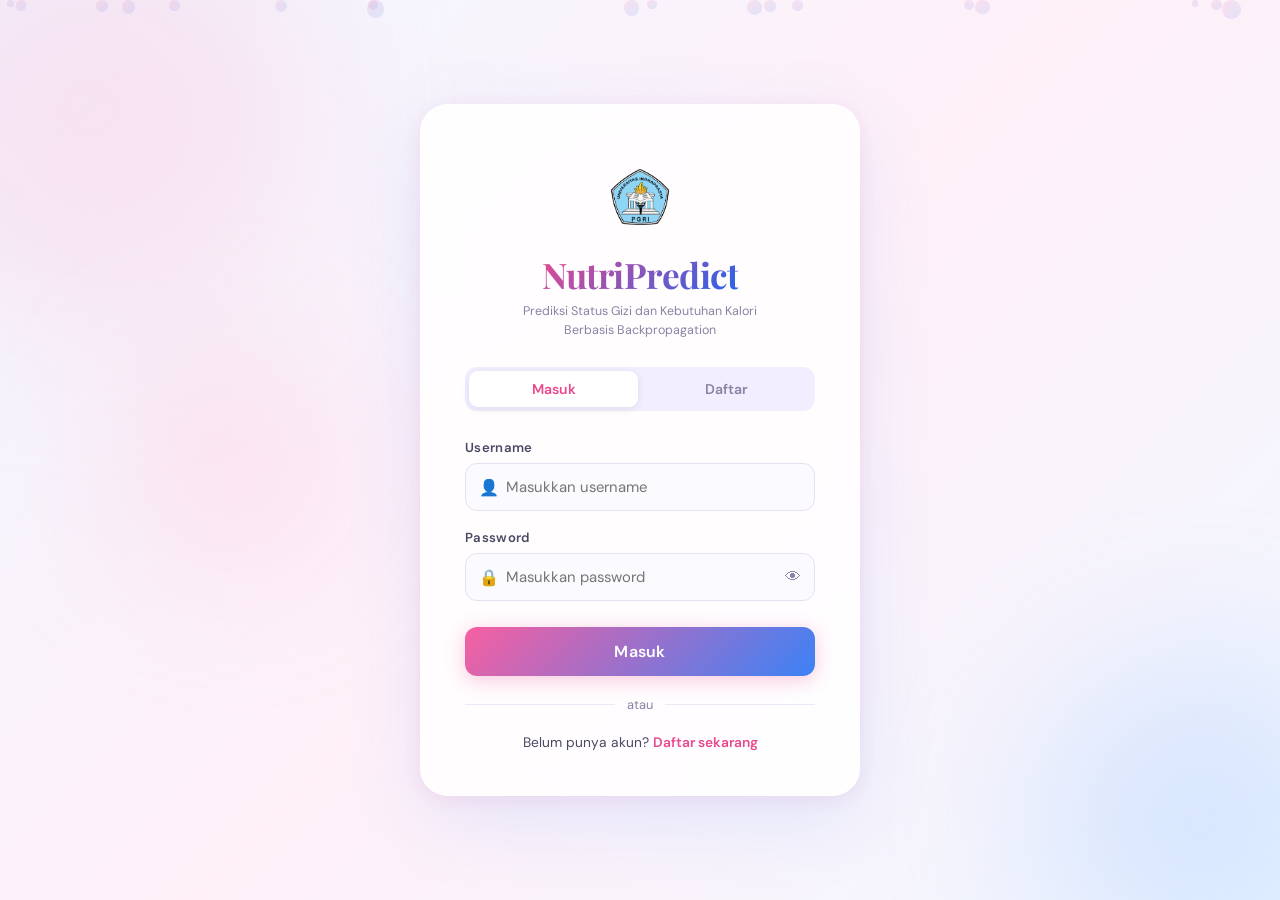
<file: index.html>
<!DOCTYPE html>
<html lang="id">
<head>
  <meta charset="UTF-8" />
  <meta name="viewport" content="width=device-width, initial-scale=1.0" />
  <title>NutriPredict — Login</title>
  <link rel="preconnect" href="https://fonts.googleapis.com">
  <link href="https://fonts.googleapis.com/css2?family=Playfair+Display:wght@600;700&family=DM+Sans:wght@300;400;500;600&display=swap" rel="stylesheet">
  <link rel="stylesheet" href="auth.css">
</head>
<body>

<div class="blob blob-1"></div>
<div class="blob blob-2"></div>
<div class="blob blob-3"></div>
<div class="particles" id="particles"></div>

<div class="card">
  <div class="logo-wrap">
    <img src="assets/logo_unindra.png" alt="Logo Universitas Indraprasta PGRI" />
    <div class="brand-name">NutriPredict</div>
    <div class="tagline">Prediksi Status Gizi dan Kebutuhan Kalori Berbasis Backpropagation</div>
  </div>

  <div class="tabs">
    <button class="tab-btn active" onclick="showTab('login')">Masuk</button>
    <button class="tab-btn" onclick="showTab('register')">Daftar</button>
  </div>

  <!-- LOGIN -->
  <div id="login-form">
    <div id="login-alert" class="alert"></div>
    <div class="field">
      <label>Username</label>
      <div class="input-wrap">
        <span class="icon">👤</span>
        <input type="text" id="login-username" placeholder="Masukkan username" autocomplete="username" />
      </div>
    </div>
    <div class="field">
      <label>Password</label>
      <div class="input-wrap">
        <span class="icon">🔒</span>
        <input type="password" id="login-password" placeholder="Masukkan password" autocomplete="current-password" />
        <button class="toggle-pw" onclick="togglePw('login-password', this)">👁</button>
      </div>
    </div>
    <button class="btn-primary" onclick="doLogin()">Masuk</button>
    <div class="divider">atau</div>
    <div class="link-row">Belum punya akun? <a href="#" onclick="showTab('register')">Daftar sekarang</a></div>
  </div>

  <!-- REGISTER -->
  <div id="register-form">
    <div id="reg-alert" class="alert"></div>
    <div class="field">
      <label>Nama Lengkap</label>
      <div class="input-wrap">
        <span class="icon">✍</span>
        <input type="text" id="reg-name" placeholder="Nama lengkap Anda" />
      </div>
    </div>
    <div class="field">
      <label>Username</label>
      <div class="input-wrap">
        <span class="icon">👤</span>
        <input type="text" id="reg-username" placeholder="Buat username" />
      </div>
    </div>
    <div class="field">
      <label>Password</label>
      <div class="input-wrap">
        <span class="icon">🔒</span>
        <input type="password" id="reg-password" placeholder="Buat password (min. 6 karakter)" />
        <button class="toggle-pw" onclick="togglePw('reg-password', this)">👁</button>
      </div>
    </div>
    <button class="btn-primary" onclick="doRegister()">Daftar Akun</button>
    <div class="divider">atau</div>
    <div class="link-row">Sudah punya akun? <a href="#" onclick="showTab('login')">Masuk di sini</a></div>
  </div>
</div>

<script>
  // Particles
  const container = document.getElementById('particles');
  for (let i = 0; i < 18; i++) {
    const p = document.createElement('div');
    p.className = 'particle';
    const size = Math.random() * 14 + 6;
    p.style.cssText = `
      width:${size}px; height:${size}px;
      left:${Math.random()*100}%;
      animation-duration:${Math.random()*12+8}s;
      animation-delay:${Math.random()*10}s;
    `;
    container.appendChild(p);
  }

  // Tab switching
  function showTab(tab) {
    document.getElementById('login-form').style.display   = tab === 'login'    ? 'block' : 'none';
    document.getElementById('register-form').style.display = tab === 'register' ? 'block' : 'none';
    document.querySelectorAll('.tab-btn').forEach((b, i) => b.classList.toggle('active', (i === 0 && tab === 'login') || (i === 1 && tab === 'register')));
  }

  // Toggle password visibility
  function togglePw(id, btn) {
    const input = document.getElementById(id);
    input.type = input.type === 'password' ? 'text' : 'password';
    btn.textContent = input.type === 'password' ? '👁' : '🙈';
  }

  // Simple localStorage auth
  function getUsers() { return JSON.parse(localStorage.getItem('np_users') || '[]'); }
  function saveUsers(u) { localStorage.setItem('np_users', JSON.stringify(u)); }

  function doRegister() {
    const name = document.getElementById('reg-name').value.trim();
    const username = document.getElementById('reg-username').value.trim();
    const password = document.getElementById('reg-password').value;
    const alert = document.getElementById('reg-alert');
    alert.className = 'alert';

    if (!name || !username || !password) { alert.className = 'alert error'; alert.textContent = 'Semua field harus diisi!'; return; }
    if (password.length < 6) { alert.className = 'alert error'; alert.textContent = 'Password minimal 6 karakter!'; return; }

    const users = getUsers();
    if (users.find(u => u.username === username)) { alert.className = 'alert error'; alert.textContent = 'Username sudah digunakan!'; return; }

    users.push({ name, username, password });
    saveUsers(users);
    alert.className = 'alert success';
    alert.textContent = '✓ Akun berhasil dibuat! Silakan masuk.';
    setTimeout(() => showTab('login'), 1500);
  }

  function doLogin() {
    const username = document.getElementById('login-username').value.trim();
    const password = document.getElementById('login-password').value;
    const alert = document.getElementById('login-alert');
    alert.className = 'alert';

    if (!username || !password) { alert.className = 'alert error'; alert.textContent = 'Username dan password wajib diisi!'; return; }

    // Default demo account
    if (username === 'demo' && password === 'demo123') {
      localStorage.setItem('np_user', JSON.stringify({ name: 'Demo User', username: 'demo' }));
      window.location.href = 'dashboard.html'; return;
    }

    const users = getUsers();
    const user = users.find(u => u.username === username && u.password === password);
    if (!user) { alert.className = 'alert error'; alert.textContent = 'Username atau password salah!'; return; }

    localStorage.setItem('np_user', JSON.stringify({ name: user.name, username: user.username }));
    window.location.href = 'dashboard.html';
  }

  // Enter key
  document.addEventListener('keydown', e => { if (e.key === 'Enter') doLogin(); });
</script>
</body>
</html>
</file>
<file: auth.css>
:root {
      --pink-50:  #fff0f6;
      --pink-100: #ffd6e8;
      --pink-200: #ffadd0;
      --pink-300: #ff85b8;
      --pink-400: #f75fa0;
      --pink-500: #e8488e;
      --blue-50:  #eff6ff;
      --blue-100: #dbeafe;
      --blue-200: #93c5fd;
      --blue-300: #60a5fa;
      --blue-400: #3b82f6;
      --blue-500: #2563eb;
      --text-dark: #1e1b2e;
      --text-mid:  #4b4863;
      --text-light:#8b83a3;
      --white:     #ffffff;
      --shadow-sm: 0 2px 12px rgba(232,72,142,0.10);
      --shadow-md: 0 8px 32px rgba(232,72,142,0.16);
      --shadow-lg: 0 20px 60px rgba(59,130,246,0.15);
      --radius:    18px;
    }

    *, *::before, *::after { box-sizing: border-box; margin: 0; padding: 0; }

    body {
      font-family: 'DM Sans', sans-serif;
      min-height: 100vh;
      background: linear-gradient(135deg, #f0f7ff 0%, #fff0f8 50%, #f0f7ff 100%);
      display: flex;
      align-items: center;
      justify-content: center;
      position: relative;
      overflow: hidden;
    }

    /* Decorative blobs */
    .blob {
      position: fixed;
      border-radius: 50%;
      filter: blur(80px);
      opacity: 0.35;
      pointer-events: none;
      animation: floatBlob 8s ease-in-out infinite alternate;
    }
    .blob-1 { width: 420px; height: 420px; background: #ffc1dd; top: -100px; left: -120px; animation-delay: 0s; }
    .blob-2 { width: 320px; height: 320px; background: #a5c8ff; bottom: -80px; right: -80px; animation-delay: 2s; }
    .blob-3 { width: 200px; height: 200px; background: #ffb3d1; top: 40%; left: 10%; animation-delay: 4s; }
    @keyframes floatBlob { from { transform: translateY(0) scale(1); } to { transform: translateY(-30px) scale(1.07); } }

    /* Floating particles */
    .particles { position: fixed; inset: 0; pointer-events: none; overflow: hidden; }
    .particle {
      position: absolute;
      border-radius: 50%;
      background: linear-gradient(135deg, var(--pink-300), var(--blue-300));
      opacity: 0.18;
      animation: floatParticle linear infinite;
    }
    @keyframes floatParticle {
      0%   { transform: translateY(100vh) rotate(0deg); opacity: 0; }
      10%  { opacity: 0.18; }
      90%  { opacity: 0.18; }
      100% { transform: translateY(-100px) rotate(720deg); opacity: 0; }
    }

    /* Card */
    .card {
      background: rgba(255,255,255,0.85);
      backdrop-filter: blur(20px);
      border: 1px solid rgba(255,255,255,0.7);
      border-radius: 28px;
      padding: 48px 44px 44px;
      width: 100%;
      max-width: 440px;
      box-shadow: 0 24px 80px rgba(59,130,246,0.12), 0 4px 20px rgba(232,72,142,0.10);
      position: relative;
      z-index: 10;
      animation: slideUp 0.7s cubic-bezier(0.22,1,0.36,1) both;
    }
    @keyframes slideUp {
      from { opacity: 0; transform: translateY(40px) scale(0.96); }
      to   { opacity: 1; transform: translateY(0) scale(1); }
    }

    .logo-wrap {
      display: flex;
      flex-direction: column;
      align-items: center;
      margin-bottom: 28px;
    }
    .logo-wrap img {
      width: 88px;
      height: 88px;
      object-fit: contain;
      drop-shadow: 0 4px 12px rgba(0,0,0,0.1);
      animation: popIn 0.6s 0.2s cubic-bezier(0.34,1.56,0.64,1) both;
    }
    @keyframes popIn {
      from { opacity: 0; transform: scale(0.6); }
      to   { opacity: 1; transform: scale(1); }
    }

    .brand-name {
      font-family: 'Playfair Display', serif;
      font-size: 2.2rem;
      font-weight: 700;
      background: linear-gradient(135deg, var(--pink-500) 0%, var(--blue-500) 100%);
      -webkit-background-clip: text;
      -webkit-text-fill-color: transparent;
      background-clip: text;
      margin-top: 10px;
      letter-spacing: -0.5px;
    }
    .tagline {
      font-size: 0.78rem;
      color: var(--text-light);
      text-align: center;
      margin-top: 4px;
      line-height: 1.5;
      font-weight: 400;
      max-width: 280px;
    }

    .form-title {
      font-size: 1.1rem;
      font-weight: 600;
      color: var(--text-dark);
      margin-bottom: 24px;
      text-align: center;
    }

    .field { margin-bottom: 18px; }
    .field label {
      display: block;
      font-size: 0.82rem;
      font-weight: 600;
      color: var(--text-mid);
      margin-bottom: 7px;
      letter-spacing: 0.3px;
    }
    .input-wrap {
      position: relative;
    }
    .input-wrap .icon {
      position: absolute;
      left: 14px;
      top: 50%;
      transform: translateY(-50%);
      color: var(--text-light);
      font-size: 1rem;
      pointer-events: none;
    }
    .input-wrap input {
      width: 100%;
      padding: 13px 14px 13px 40px;
      border: 1.5px solid #e8e0f0;
      border-radius: 12px;
      font-family: 'DM Sans', sans-serif;
      font-size: 0.93rem;
      color: var(--text-dark);
      background: #fafaff;
      transition: all 0.25s ease;
      outline: none;
    }
    .input-wrap input:focus {
      border-color: var(--pink-400);
      background: #fff;
      box-shadow: 0 0 0 3px rgba(232,72,142,0.10);
    }
    .input-wrap .toggle-pw {
      position: absolute;
      right: 14px;
      top: 50%;
      transform: translateY(-50%);
      cursor: pointer;
      color: var(--text-light);
      font-size: 1rem;
      background: none;
      border: none;
      padding: 0;
    }

    .btn-primary {
      width: 100%;
      padding: 14px;
      background: linear-gradient(135deg, var(--pink-400) 0%, var(--blue-400) 100%);
      color: #fff;
      border: none;
      border-radius: 12px;
      font-family: 'DM Sans', sans-serif;
      font-size: 1rem;
      font-weight: 600;
      cursor: pointer;
      margin-top: 8px;
      transition: all 0.25s ease;
      box-shadow: 0 4px 20px rgba(232,72,142,0.30);
      letter-spacing: 0.3px;
      position: relative;
      overflow: hidden;
    }
    .btn-primary::after {
      content: '';
      position: absolute;
      inset: 0;
      background: rgba(255,255,255,0);
      transition: background 0.2s;
    }
    .btn-primary:hover { transform: translateY(-2px); box-shadow: 0 8px 28px rgba(232,72,142,0.38); }
    .btn-primary:active { transform: translateY(0); }

    .divider {
      display: flex; align-items: center; gap: 12px;
      margin: 20px 0; color: var(--text-light); font-size: 0.8rem;
    }
    .divider::before, .divider::after { content: ''; flex: 1; height: 1px; background: #ede8f5; }

    .link-row {
      text-align: center;
      font-size: 0.86rem;
      color: var(--text-mid);
    }
    .link-row a {
      color: var(--pink-500);
      font-weight: 600;
      text-decoration: none;
      transition: color 0.2s;
    }
    .link-row a:hover { color: var(--blue-500); }

    .alert {
      padding: 11px 14px;
      border-radius: 10px;
      font-size: 0.83rem;
      margin-bottom: 16px;
      display: none;
      font-weight: 500;
    }
    .alert.error { background: #fff0f3; border: 1px solid #ffb3c1; color: #c0304a; display: block; }
    .alert.success { background: #f0fff6; border: 1px solid #a7f3c9; color: #1a7a4a; display: block; }

    /* Register form hidden by default */
    #register-form { display: none; }

    /* Pill tabs */
    .tabs {
      display: flex;
      background: #f3eeff;
      border-radius: 12px;
      padding: 4px;
      margin-bottom: 28px;
      gap: 4px;
    }
    .tab-btn {
      flex: 1;
      padding: 9px;
      border: none;
      border-radius: 9px;
      font-family: 'DM Sans', sans-serif;
      font-size: 0.88rem;
      font-weight: 600;
      cursor: pointer;
      transition: all 0.25s ease;
      background: transparent;
      color: var(--text-light);
    }
    .tab-btn.active {
      background: #fff;
      color: var(--pink-500);
      box-shadow: 0 2px 10px rgba(0,0,0,0.08);
    }

    .sidebar-brand img {
  width: 44px;
  height: 44px;
  object-fit: contain;
}
</file>
